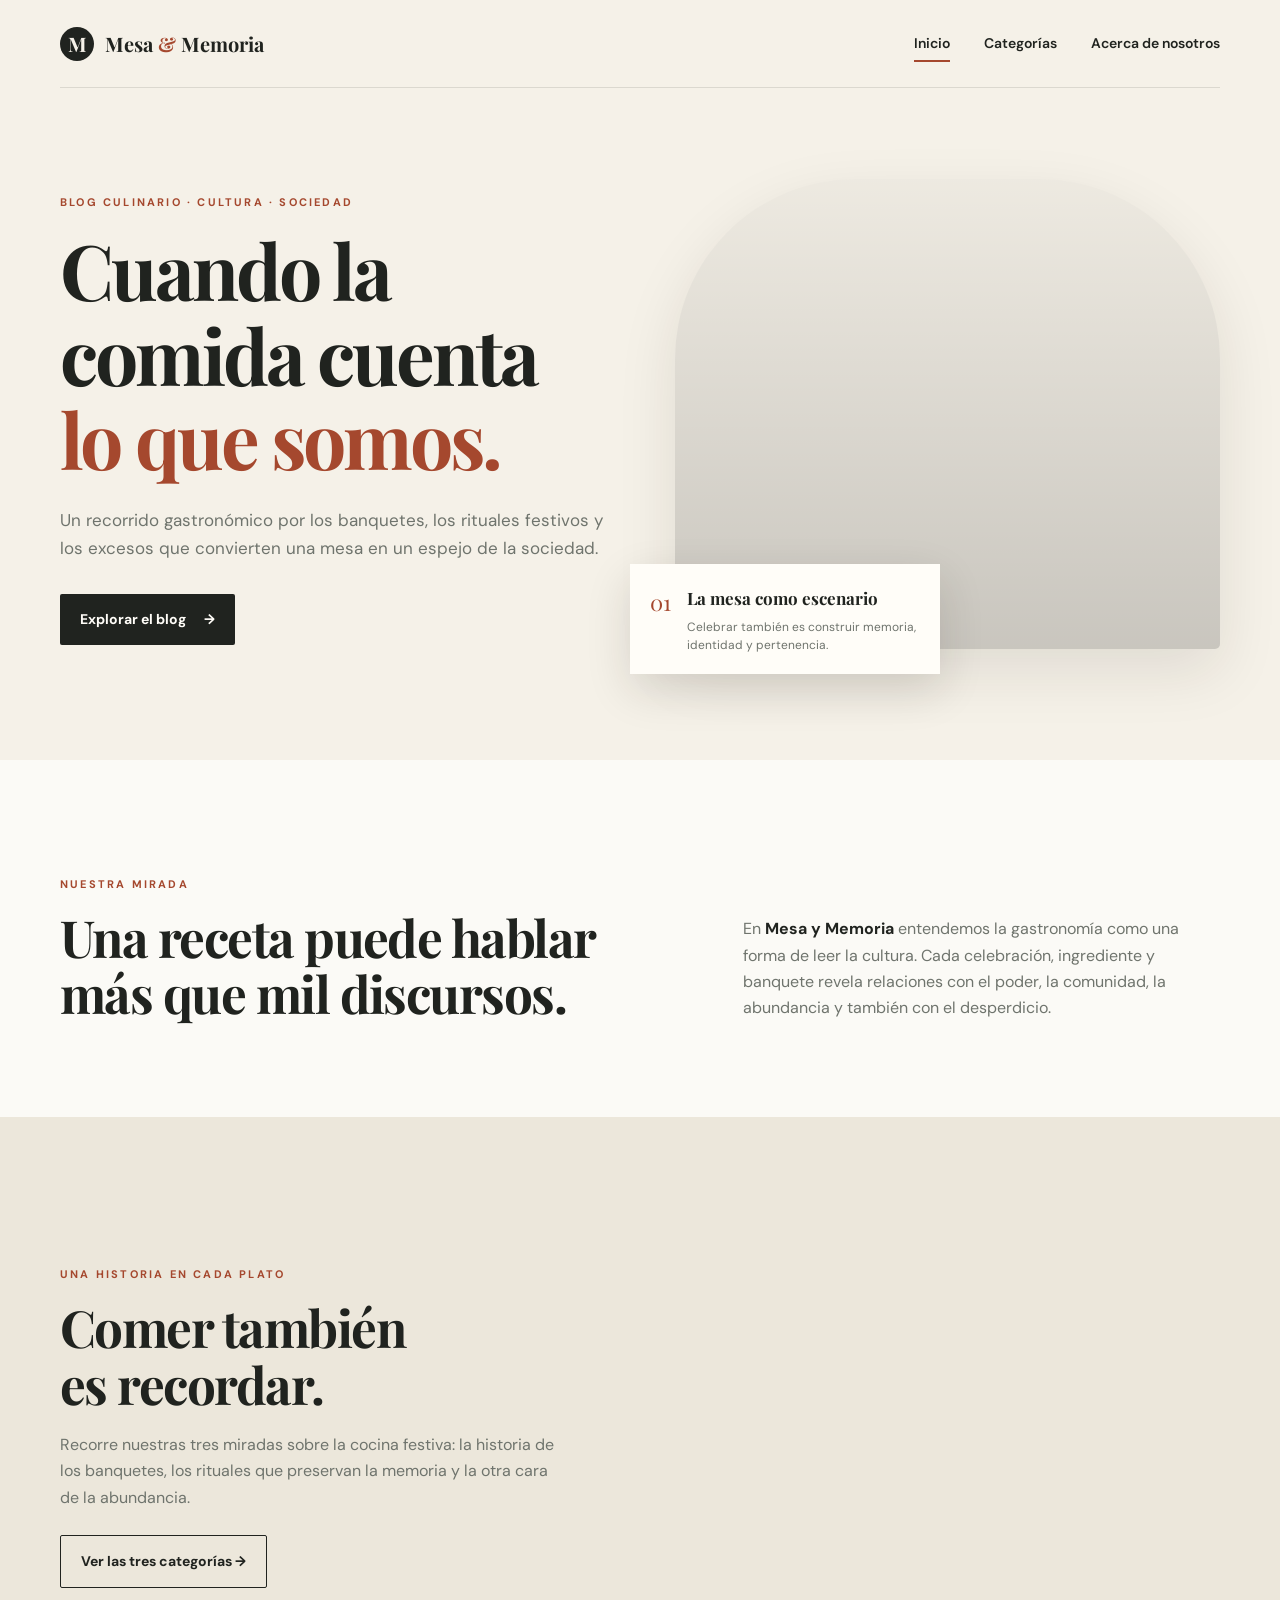
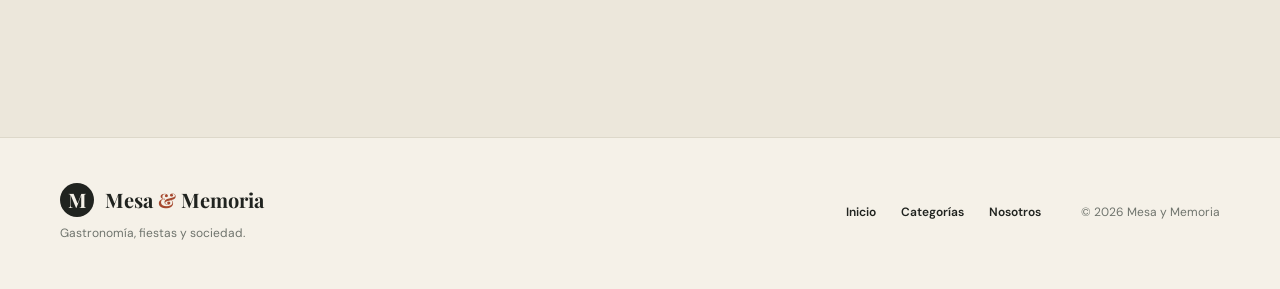
<file: index.html>
<!DOCTYPE html>
<html lang="es">
<head>
  <meta charset="UTF-8">
  <meta name="viewport" content="width=device-width, initial-scale=1.0">
  <meta name="description" content="Mesa y Memoria: blog culinario sobre fiestas, abundancia y decadencia social.">
  <title>Mesa y Memoria | Inicio</title>
  <link rel="preconnect" href="https://fonts.googleapis.com">
  <link rel="preconnect" href="https://fonts.gstatic.com" crossorigin>
  <link href="https://fonts.googleapis.com/css2?family=DM+Sans:wght@400;500;600;700&family=Playfair+Display:wght@600;700;800&display=swap" rel="stylesheet">
  <link rel="stylesheet" href="styles.css">
</head>
<body>
<header class="site-header compact-header">
  <nav class="nav container">
    <a class="brand" href="index.html"><span class="brand-mark">M</span><span>Mesa <em>&</em> Memoria</span></a>
    <button class="menu-toggle" id="menuToggle" aria-label="Abrir menú" aria-expanded="false">☰</button>
    <div class="nav-links" id="navLinks">
      <a class="active-link" href="index.html">Inicio</a>
      <a href="categorias.html">Categorías</a>
      <a href="nosotros.html">Acerca de nosotros</a>
    </div>
  </nav>
  <div class="hero container">
    <div class="hero-copy">
      <p class="eyebrow">BLOG CULINARIO · CULTURA · SOCIEDAD</p>
      <h1>Cuando la comida cuenta<br><span>lo que somos.</span></h1>
      <p class="hero-text">Un recorrido gastronómico por los banquetes, los rituales festivos y los excesos que convierten una mesa en un espejo de la sociedad.</p>
      <a class="button button-primary" href="categorias.html">Explorar el blog <span>→</span></a>
    </div>
    <div class="hero-card">
      <div class="hero-image"></div>
      <div class="hero-note"><span>01</span><div><strong>La mesa como escenario</strong><p>Celebrar también es construir memoria, identidad y pertenencia.</p></div></div>
    </div>
  </div>
</header>

<main>
<section class="intro container">
  <div><p class="eyebrow">NUESTRA MIRADA</p><h2>Una receta puede hablar<br>más que mil discursos.</h2></div>
  <p>En <strong>Mesa y Memoria</strong> entendemos la gastronomía como una forma de leer la cultura. Cada celebración, ingrediente y banquete revela relaciones con el poder, la comunidad, la abundancia y también con el desperdicio.</p>
</section>

<section class="feature-section">
  <div class="container feature-grid">
    <div>
      <p class="eyebrow">UNA HISTORIA EN CADA PLATO</p>
      <h2>Comer también<br>es recordar.</h2>
      <p>Recorre nuestras tres miradas sobre la cocina festiva: la historia de los banquetes, los rituales que preservan la memoria y la otra cara de la abundancia.</p>
      <a class="button button-outline" href="categorias.html">Ver las tres categorías →</a>
    </div>
    <div class="mini-gallery">
      <div class="mini-image mini-one"></div>
      <div class="mini-image mini-two"></div>
    </div>
  </div>
</section>
</main>

<footer class="footer">
 <div class="container footer-inner">
  <div><a class="brand footer-brand" href="index.html"><span class="brand-mark">M</span><span>Mesa <em>&</em> Memoria</span></a><p>Gastronomía, fiestas y sociedad.</p></div>
  <div class="footer-links"><a href="index.html">Inicio</a><a href="categorias.html">Categorías</a><a href="nosotros.html">Nosotros</a></div>
  <p class="copyright">© 2026 Mesa y Memoria</p>
 </div>
</footer>
<script src="script.js"></script>
</body>
</html>
</file>
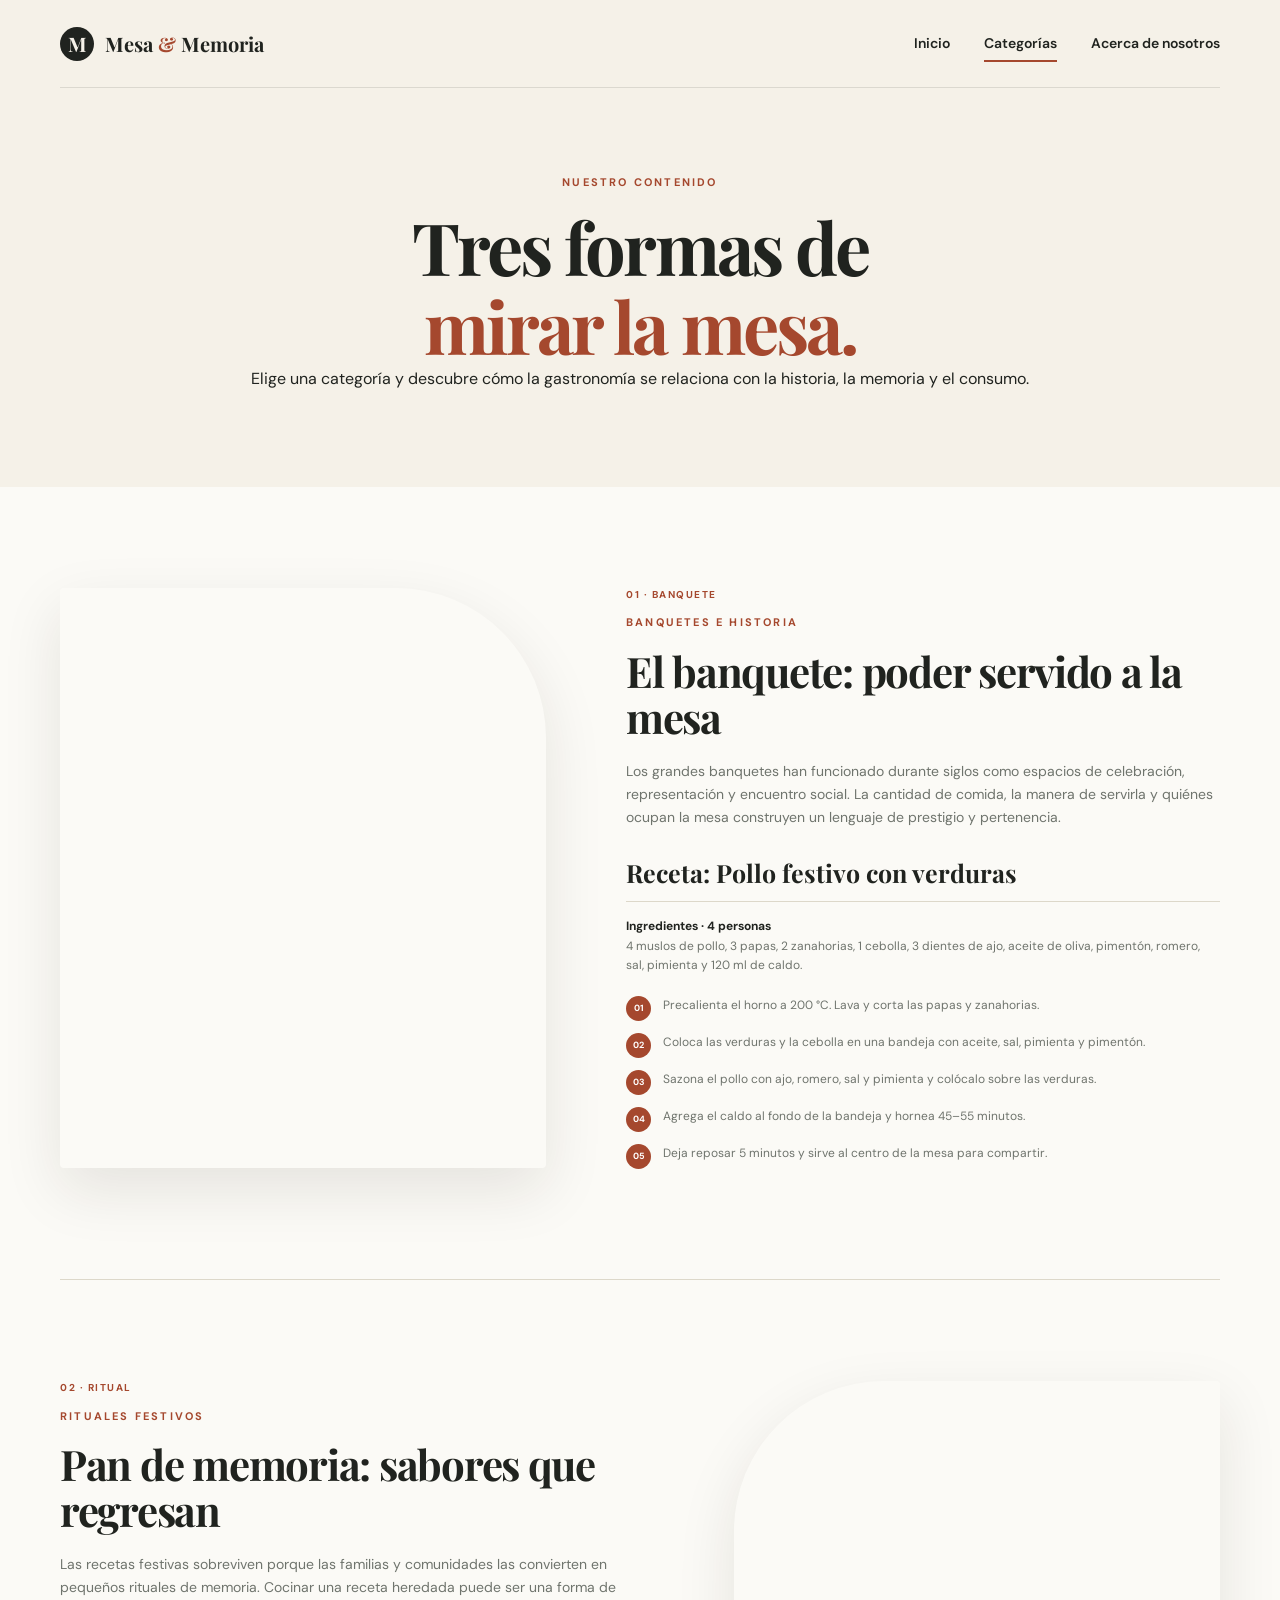
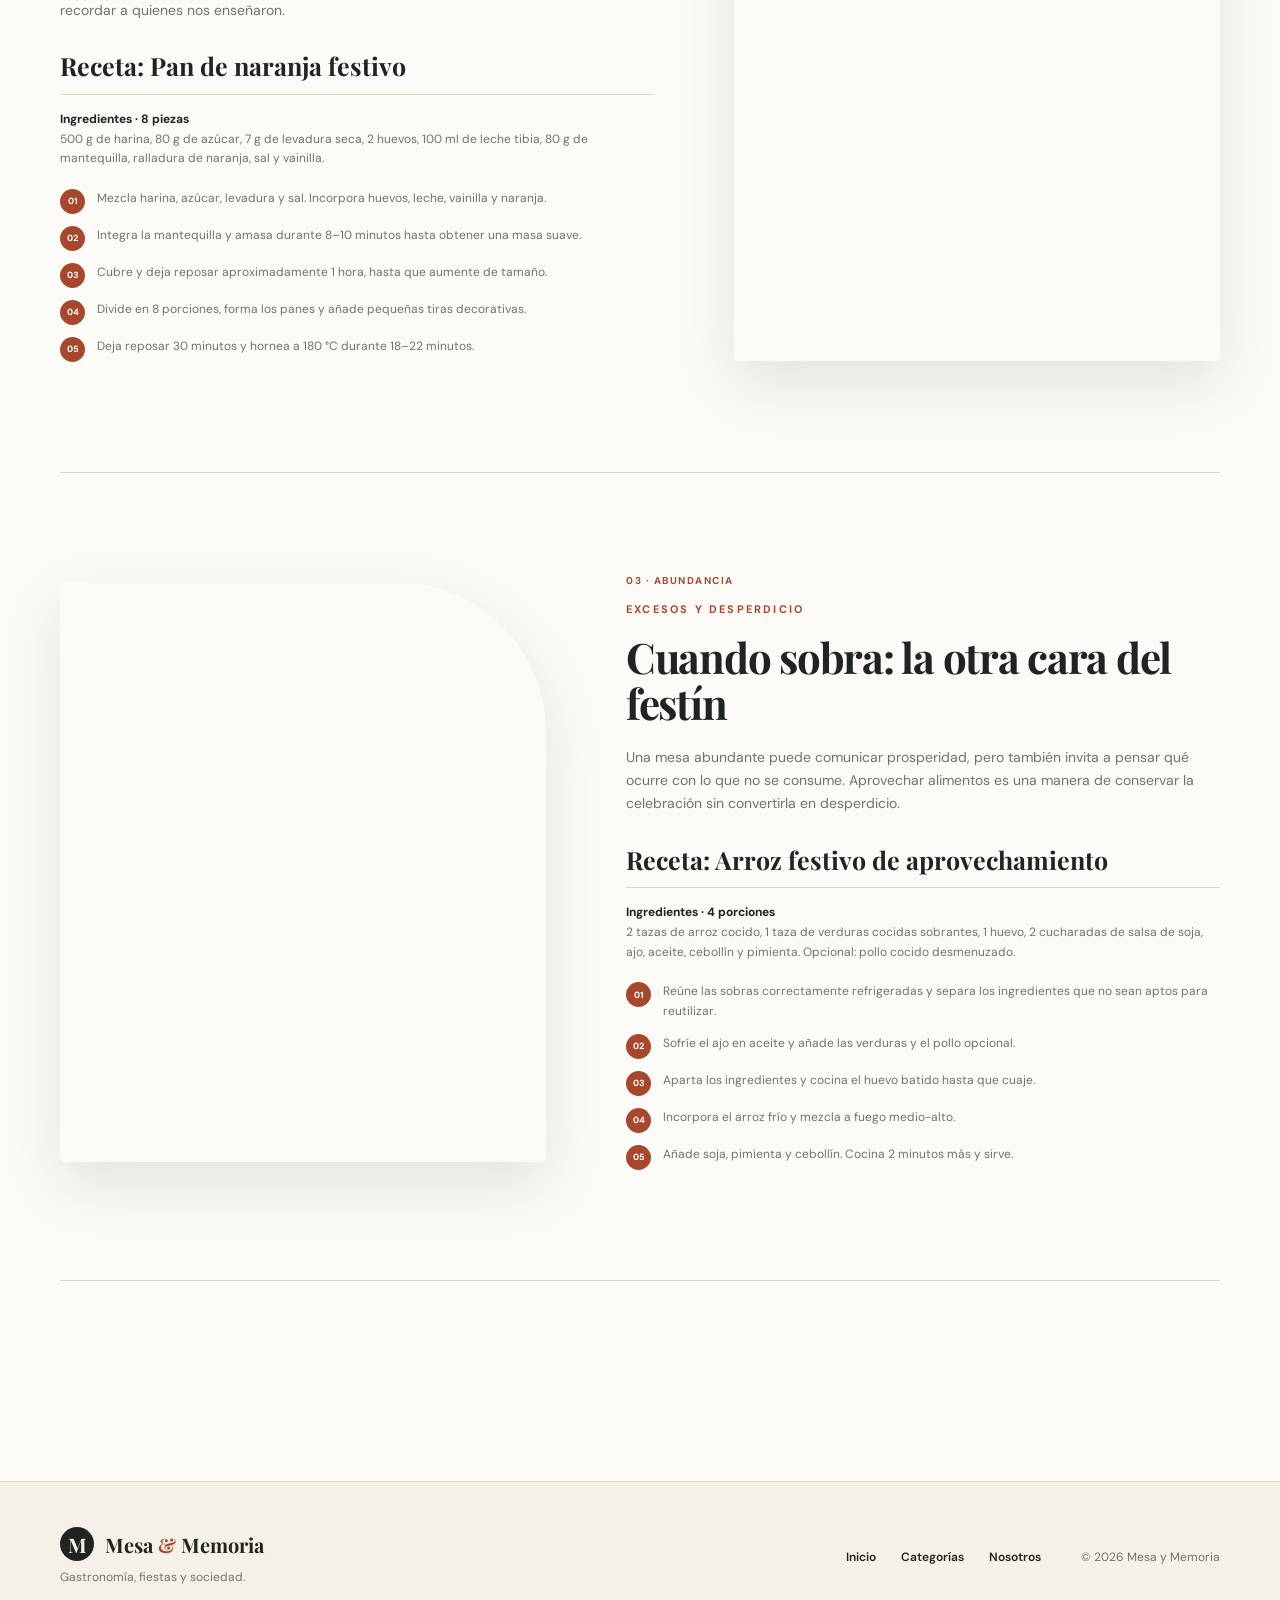
<file: categorias.html>
<!DOCTYPE html>
<html lang="es">
<head>
<meta charset="UTF-8"><meta name="viewport" content="width=device-width, initial-scale=1.0">
<meta name="description" content="Categorías del blog Mesa y Memoria.">
<title>Mesa y Memoria | Categorías</title>
<link rel="preconnect" href="https://fonts.googleapis.com"><link rel="preconnect" href="https://fonts.gstatic.com" crossorigin>
<link href="https://fonts.googleapis.com/css2?family=DM+Sans:wght@400;500;600;700&family=Playfair+Display:wght@600;700;800&display=swap" rel="stylesheet">
<link rel="stylesheet" href="styles.css">
</head>
<body>
<header class="inner-header">
<nav class="nav container">
<a class="brand" href="index.html"><span class="brand-mark">M</span><span>Mesa <em>&</em> Memoria</span></a>
<button class="menu-toggle" id="menuToggle" aria-label="Abrir menú" aria-expanded="false">☰</button>
<div class="nav-links" id="navLinks"><a href="index.html">Inicio</a><a class="active-link" href="categorias.html">Categorías</a><a href="nosotros.html">Acerca de nosotros</a></div>
</nav>
<div class="page-title container"><center><p class="eyebrow">NUESTRO CONTENIDO</p><h1>Tres formas de<br><span>mirar la mesa.</span></h1><p>Elige una categoría y descubre cómo la gastronomía se relaciona con la historia, la memoria y el consumo.</p></center></div>
</header>

<main class="container categories-page">
<section class="category-block" id="banquetes">
<div class="category-photo image-history"></div>
<div class="category-copy">
<p class="post-number">01 · BANQUETE</p><p class="eyebrow">BANQUETES E HISTORIA</p>
<h2>El banquete: poder servido a la mesa</h2>
<p>Los grandes banquetes han funcionado durante siglos como espacios de celebración, representación y encuentro social. La cantidad de comida, la manera de servirla y quiénes ocupan la mesa construyen un lenguaje de prestigio y pertenencia.</p>
<h3>Receta: Pollo festivo con verduras</h3>
<div class="ingredients"><strong>Ingredientes · 4 personas</strong><p>4 muslos de pollo, 3 papas, 2 zanahorias, 1 cebolla, 3 dientes de ajo, aceite de oliva, pimentón, romero, sal, pimienta y 120 ml de caldo.</p></div>
<ol class="recipe-list">
<li><span>01</span><div>Precalienta el horno a 200 °C. Lava y corta las papas y zanahorias.</div></li>
<li><span>02</span><div>Coloca las verduras y la cebolla en una bandeja con aceite, sal, pimienta y pimentón.</div></li>
<li><span>03</span><div>Sazona el pollo con ajo, romero, sal y pimienta y colócalo sobre las verduras.</div></li>
<li><span>04</span><div>Agrega el caldo al fondo de la bandeja y hornea 45–55 minutos.</div></li>
<li><span>05</span><div>Deja reposar 5 minutos y sirve al centro de la mesa para compartir.</div></li>
</ol>
</div></section>

<section class="category-block reverse" id="rituales">
<div class="category-photo image-ritual"></div>
<div class="category-copy">
<p class="post-number">02 · RITUAL</p><p class="eyebrow">RITUALES FESTIVOS</p>
<h2>Pan de memoria: sabores que regresan</h2>
<p>Las recetas festivas sobreviven porque las familias y comunidades las convierten en pequeños rituales de memoria. Cocinar una receta heredada puede ser una forma de recordar a quienes nos enseñaron.</p>
<h3>Receta: Pan de naranja festivo</h3>
<div class="ingredients"><strong>Ingredientes · 8 piezas</strong><p>500 g de harina, 80 g de azúcar, 7 g de levadura seca, 2 huevos, 100 ml de leche tibia, 80 g de mantequilla, ralladura de naranja, sal y vainilla.</p></div>
<ol class="recipe-list">
<li><span>01</span><div>Mezcla harina, azúcar, levadura y sal. Incorpora huevos, leche, vainilla y naranja.</div></li>
<li><span>02</span><div>Integra la mantequilla y amasa durante 8–10 minutos hasta obtener una masa suave.</div></li>
<li><span>03</span><div>Cubre y deja reposar aproximadamente 1 hora, hasta que aumente de tamaño.</div></li>
<li><span>04</span><div>Divide en 8 porciones, forma los panes y añade pequeñas tiras decorativas.</div></li>
<li><span>05</span><div>Deja reposar 30 minutos y hornea a 180 °C durante 18–22 minutos.</div></li>
</ol>
</div></section>

<section class="category-block" id="excesos">
<div class="category-photo image-excess"></div>
<div class="category-copy">
<p class="post-number">03 · ABUNDANCIA</p><p class="eyebrow">EXCESOS Y DESPERDICIO</p>
<h2>Cuando sobra: la otra cara del festín</h2>
<p>Una mesa abundante puede comunicar prosperidad, pero también invita a pensar qué ocurre con lo que no se consume. Aprovechar alimentos es una manera de conservar la celebración sin convertirla en desperdicio.</p>
<h3>Receta: Arroz festivo de aprovechamiento</h3>
<div class="ingredients"><strong>Ingredientes · 4 porciones</strong><p>2 tazas de arroz cocido, 1 taza de verduras cocidas sobrantes, 1 huevo, 2 cucharadas de salsa de soja, ajo, aceite, cebollín y pimienta. Opcional: pollo cocido desmenuzado.</p></div>
<ol class="recipe-list">
<li><span>01</span><div>Reúne las sobras correctamente refrigeradas y separa los ingredientes que no sean aptos para reutilizar.</div></li>
<li><span>02</span><div>Sofríe el ajo en aceite y añade las verduras y el pollo opcional.</div></li>
<li><span>03</span><div>Aparta los ingredientes y cocina el huevo batido hasta que cuaje.</div></li>
<li><span>04</span><div>Incorpora el arroz frío y mezcla a fuego medio-alto.</div></li>
<li><span>05</span><div>Añade soja, pimienta y cebollín. Cocina 2 minutos más y sirve.</div></li>
</ol>
</div></section>
</main>

<footer class="footer"><div class="container footer-inner"><div><a class="brand footer-brand" href="index.html"><span class="brand-mark">M</span><span>Mesa <em>&</em> Memoria</span></a><p>Gastronomía, fiestas y sociedad.</p></div><div class="footer-links"><a href="index.html">Inicio</a><a href="categorias.html">Categorías</a><a href="nosotros.html">Nosotros</a></div><p class="copyright">© 2026 Mesa y Memoria</p></div></footer>
<script src="script.js"></script>
</body>
</html>
</file>
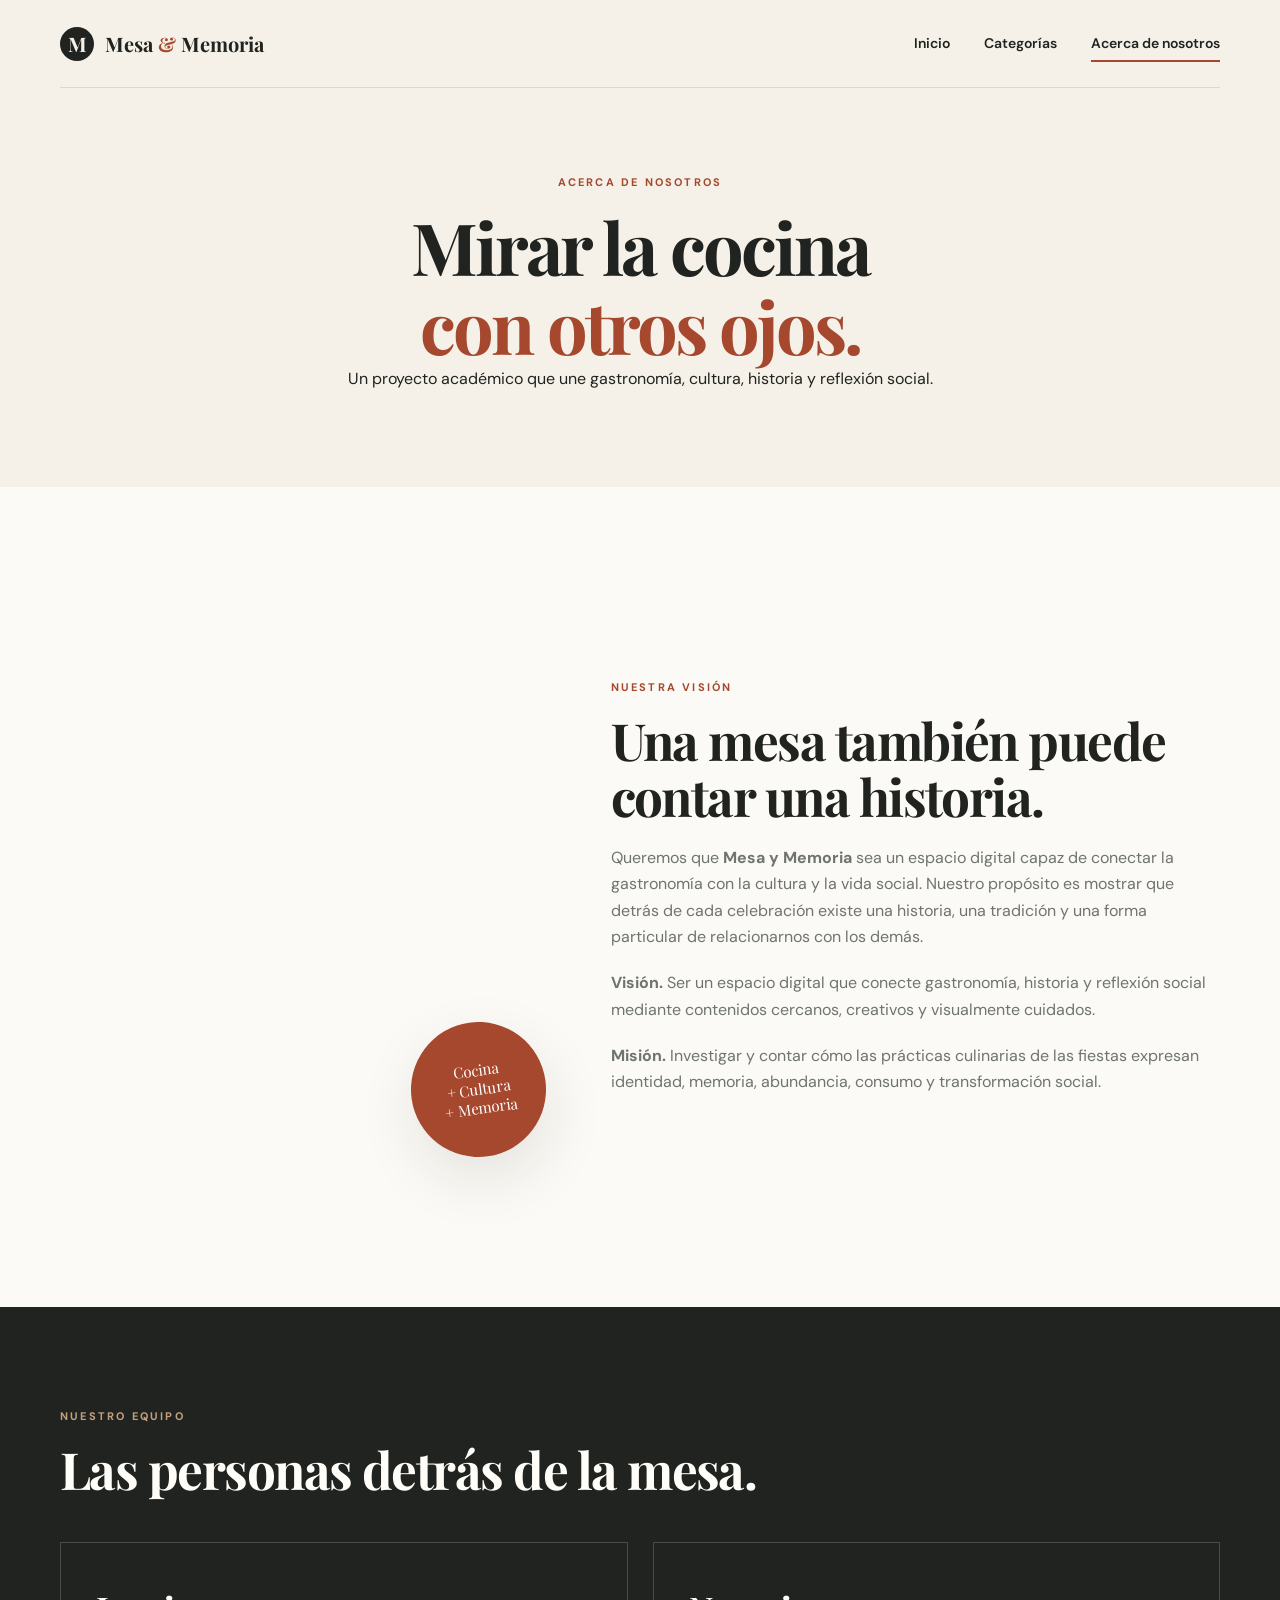
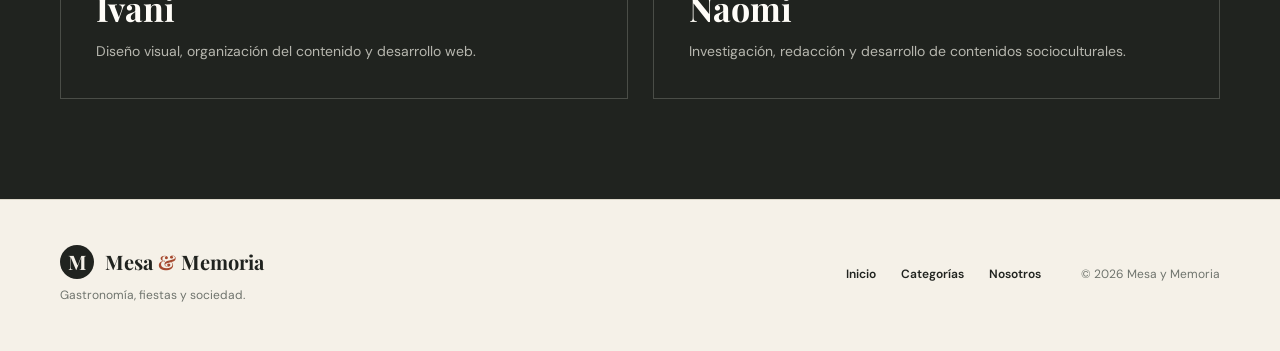
<file: nosotros.html>
<!DOCTYPE html>
<html lang="es">
<head>
<meta charset="UTF-8"><meta name="viewport" content="width=device-width, initial-scale=1.0">
<meta name="description" content="Conoce la visión, misión e integrantes de Mesa y Memoria.">
<title>Mesa y Memoria | Acerca de nosotros</title>
<link rel="preconnect" href="https://fonts.googleapis.com"><link rel="preconnect" href="https://fonts.gstatic.com" crossorigin>
<link href="https://fonts.googleapis.com/css2?family=DM+Sans:wght@400;500;600;700&family=Playfair+Display:wght@600;700;800&display=swap" rel="stylesheet">
<link rel="stylesheet" href="styles.css">
</head>
<body>
<header class="inner-header">
<nav class="nav container">
<a class="brand" href="index.html"><span class="brand-mark">M</span><span>Mesa <em>&</em> Memoria</span></a>
<button class="menu-toggle" id="menuToggle" aria-label="Abrir menú" aria-expanded="false">☰</button>
<div class="nav-links" id="navLinks"><a href="index.html">Inicio</a><a href="categorias.html">Categorías</a><a class="active-link" href="nosotros.html">Acerca de nosotros</a></div>
</nav>
<div class="page-title container"><center><p class="eyebrow">ACERCA DE NOSOTROS</p><h1>Mirar la cocina<br><span>con otros ojos.</span></h1><p>Un proyecto académico que une gastronomía, cultura, historia y reflexión social.</p></center></div>
</header>

<main>
<section class="about container">
<div class="about-visual"><div class="about-image"></div><div class="about-stamp">Cocina<br>+ Cultura<br>+ Memoria</div></div>
<div class="about-copy">
<p class="eyebrow">NUESTRA VISIÓN</p><h2>Una mesa también puede contar una historia.</h2>
<p>Queremos que <strong>Mesa y Memoria</strong> sea un espacio digital capaz de conectar la gastronomía con la cultura y la vida social. Nuestro propósito es mostrar que detrás de cada celebración existe una historia, una tradición y una forma particular de relacionarnos con los demás.</p>
<p><strong>Visión.</strong> Ser un espacio digital que conecte gastronomía, historia y reflexión social mediante contenidos cercanos, creativos y visualmente cuidados.</p>
<p><strong>Misión.</strong> Investigar y contar cómo las prácticas culinarias de las fiestas expresan identidad, memoria, abundancia, consumo y transformación social.</p>
</div>
</section>

<section class="team-section">
<div class="container">
<p class="eyebrow">NUESTRO EQUIPO</p><h2>Las personas detrás de la mesa.</h2>
<div class="team-cards">
<article><span></span><h3>Ivani</h3><p>Diseño visual, organización del contenido y desarrollo web.</p></article>
<article><span></span><h3>Naomi</h3><p>Investigación, redacción y desarrollo de contenidos socioculturales.</p></article>
</div>
</div>
</section>
</main>

<footer class="footer"><div class="container footer-inner"><div><a class="brand footer-brand" href="index.html"><span class="brand-mark">M</span><span>Mesa <em>&</em> Memoria</span></a><p>Gastronomía, fiestas y sociedad.</p></div><div class="footer-links"><a href="index.html">Inicio</a><a href="categorias.html">Categorías</a><a href="nosotros.html">Nosotros</a></div><p class="copyright">© 2026 Mesa y Memoria</p></div></footer>
<script src="script.js"></script>
</body>
</html>
</file>
<file: styles.css>
:root{--ink:#20231f;--muted:#6f746d;--cream:#f5f1e8;--paper:#fbfaf6;--line:#ddd8ca;--accent:#a5482e;--accent-dark:#71301f;--white:#fffdf8;--shadow:0 22px 60px rgba(35,31,24,.10)}
*{box-sizing:border-box;margin:0;padding:0}html{scroll-behavior:smooth}body{font-family:"DM Sans",Arial,sans-serif;color:var(--ink);background:var(--paper);line-height:1.65}a{color:inherit;text-decoration:none}button{font:inherit}.container{width:min(1160px,calc(100% - 40px));margin:0 auto}
.site-header{background:var(--cream);overflow:hidden}.compact-header{min-height:760px}.inner-header{background:var(--cream);min-height:460px;overflow:hidden}
.nav{min-height:88px;display:flex;align-items:center;justify-content:space-between;border-bottom:1px solid rgba(32,35,31,.12)}.brand{display:flex;align-items:center;gap:11px;font-family:"Playfair Display",serif;font-weight:700;font-size:20px}.brand em{color:var(--accent);font-style:normal}.brand-mark{width:34px;height:34px;border-radius:50%;background:var(--ink);color:var(--cream);display:grid;place-items:center;font-family:"Playfair Display",serif}.nav-links{display:flex;gap:34px;font-size:14px;font-weight:600}.nav-links a{position:relative;padding:7px 0}.nav-links a::after{content:"";position:absolute;left:0;bottom:0;width:0;height:2px;background:var(--accent);transition:.25s}.nav-links a:hover::after,.nav-links .active-link::after{width:100%}.menu-toggle{display:none;background:none;border:0;font-size:25px;cursor:pointer}
.hero{min-height:672px;display:grid;grid-template-columns:1fr 1fr;align-items:center;gap:70px;padding:70px 0 90px}.hero-copy{padding-top:10px}.eyebrow{color:var(--accent);font-size:11px;letter-spacing:.2em;font-weight:700;margin-bottom:16px}h1,h2,h3{font-family:"Playfair Display",Georgia,serif;line-height:1.1}h1{font-size:clamp(52px,6vw,78px);letter-spacing:-.04em}h1 span{color:var(--accent)}h2{font-size:clamp(36px,4vw,53px);letter-spacing:-.03em}.hero-text{max-width:560px;color:var(--muted);margin:25px 0 32px;font-size:17px}.button{display:inline-flex;align-items:center;gap:18px;padding:14px 20px;border-radius:2px;font-weight:700;font-size:14px}.button-primary{background:var(--ink);color:var(--white)}.button-primary:hover{background:var(--accent)}.button-outline{border:1px solid var(--ink);margin-top:24px}.button-outline:hover{background:var(--ink);color:var(--white)}
.hero-card{position:relative}.hero-image{height:470px;border-radius:180px 180px 5px 5px;background:linear-gradient(180deg,rgba(0,0,0,.03),rgba(0,0,0,.18)),url("https://images.unsplash.com/photo-1515003197210-e0cd71810b5f?auto=format&fit=crop&w=1400&q=85") center/cover;box-shadow:var(--shadow)}.hero-note{position:absolute;bottom:-25px;left:-45px;width:310px;background:var(--white);padding:20px;display:flex;gap:16px;box-shadow:0 16px 45px rgba(35,31,24,.14)}.hero-note>span{color:var(--accent);font-family:"Playfair Display";font-size:22px}.hero-note strong{font-family:"Playfair Display";font-size:17px}.hero-note p{color:var(--muted);font-size:12px;line-height:1.5;margin-top:5px}
.intro{display:grid;grid-template-columns:1.1fr .9fr;gap:100px;padding:115px 0 95px;align-items:end}.intro>p{color:var(--muted);max-width:470px;font-size:16px}.intro strong{color:var(--ink)}
.feature-section{background:#ece7db;padding:100px 0}.feature-grid{display:grid;grid-template-columns:1fr 1fr;gap:100px;align-items:center}.feature-grid>div:first-child>p:not(.eyebrow){color:var(--muted);max-width:500px;margin-top:20px}.mini-gallery{display:grid;grid-template-columns:1.2fr .8fr;gap:15px;align-items:end}.mini-image{background-size:cover;background-position:center}.mini-one{height:420px;background-image:url("https://images.unsplash.com/photo-1547592180-85f173990554?auto=format&fit=crop&w=900&q=85")}.mini-two{height:280px;background-image:url("https://images.unsplash.com/photo-1512621776951-a57141f2eefd?auto=format&fit=crop&w=700&q=85")}
.page-title{padding:85px 0 95px}.page-title h1{font-size:clamp(48px,6vw,72px)}.page-title>p:last-child{color:var(--muted);max-width:580px;margin-top:22px}
.categories-page{padding:100px 0}.category-block{display:grid;grid-template-columns:.9fr 1.1fr;gap:80px;align-items:center;padding:0 0 110px;margin-bottom:100px;border-bottom:1px solid var(--line)}.category-block.reverse{grid-template-columns:1.1fr .9fr}.category-block.reverse .category-photo{order:2}.category-photo{height:580px;background-size:cover;background-position:center;border-radius:4px 150px 4px 4px;box-shadow:var(--shadow)}.category-block.reverse .category-photo{border-radius:150px 4px 4px 4px}.category-copy h2{font-size:42px;margin-bottom:20px}.category-copy>p:not(.eyebrow):not(.post-number){color:var(--muted);font-size:14px;margin-bottom:22px}.post-number{color:var(--accent);font-size:10px;letter-spacing:.15em;font-weight:700;margin-bottom:10px}.category-copy h3{font-size:25px;margin:30px 0 14px}.ingredients{border-top:1px solid var(--line);padding-top:15px;margin-bottom:20px}.ingredients strong{display:block;font-size:12px}.ingredients p{color:var(--muted);font-size:12px}.recipe-list{list-style:none;display:grid;gap:12px}.recipe-list li{display:flex;gap:12px;color:var(--muted);font-size:12px}.recipe-list li span{flex:0 0 25px;height:25px;border-radius:50%;background:var(--accent);color:#fff;display:grid;place-items:center;font-size:9px;font-weight:700}
.image-history{background-image:url("https://images.unsplash.com/photo-1544025162-d76694265947?auto=format&fit=crop&w=1100&q=85")}.image-ritual{background-image:url("https://images.unsplash.com/photo-1578985545062-69928b1d9587?auto=format&fit=crop&w=1100&q=85")}.image-excess{background-image:url("https://images.unsplash.com/photo-1551183053-bf91a1d81141?auto=format&fit=crop&w=1100&q=85")}
.about{padding:120px 0;display:grid;grid-template-columns:.85fr 1.15fr;gap:100px;align-items:center}.about-visual{position:relative}.about-image{height:580px;background:url("https://images.unsplash.com/photo-1498837167922-ddd27525d352?auto=format&fit=crop&w=1100&q=85") center/cover;border-radius:4px 150px 4px 4px}.about-stamp{position:absolute;bottom:30px;right:-35px;width:135px;height:135px;border-radius:50%;background:var(--accent);color:white;display:grid;place-items:center;text-align:center;font-family:"Playfair Display";font-size:15px;line-height:1.25;transform:rotate(-8deg);box-shadow:var(--shadow)}.about-copy>p:not(.eyebrow){color:var(--muted);margin:20px 0}.team-section{background:var(--ink);color:var(--white);padding:100px 0}.team-section .eyebrow{color:#c5a27d}.team-section h2{margin-bottom:45px}.team-cards{display:grid;grid-template-columns:repeat(2,1fr);gap:25px}.team-cards article{border:1px solid #4a4d47;padding:35px}.team-cards span{color:#c5a27d;font-size:11px;font-weight:700}.team-cards h3{font-size:34px;margin:12px 0}.team-cards p{color:#b7b7af;font-size:14px}
.footer{background:var(--cream);border-top:1px solid var(--line);padding:45px 0}.footer-inner{display:grid;grid-template-columns:1fr auto auto;gap:40px;align-items:center}.footer p{color:var(--muted);font-size:12px;margin-top:7px}.footer-links{display:flex;gap:25px;font-size:12px;font-weight:600}.copyright{margin:0!important}
@media(max-width:900px){.hero{grid-template-columns:1fr;gap:35px;padding-top:60px}.compact-header{min-height:auto}.hero-image{height:360px}.intro,.about,.feature-grid{grid-template-columns:1fr;gap:35px}.category-block,.category-block.reverse{grid-template-columns:1fr;gap:45px}.category-block.reverse .category-photo{order:0}.category-photo{height:450px}.team-cards{grid-template-columns:1fr}.footer-inner{grid-template-columns:1fr;gap:15px}}
@media(max-width:640px){.container{width:min(100% - 28px,1160px)}.nav{min-height:72px;position:relative}.menu-toggle{display:block}.nav-links{display:none;position:absolute;top:72px;left:0;right:0;background:var(--cream);padding:18px 0;flex-direction:column;gap:5px;border-bottom:1px solid var(--line);z-index:5}.nav-links.open{display:flex}.nav-links a{padding:10px 0}h1{font-size:47px}.hero{padding:55px 0 90px}.hero-image{height:330px;border-radius:120px 120px 5px 5px}.hero-note{left:10px;bottom:-45px;width:calc(100% - 20px)}.intro{padding:100px 0 75px}.feature-section{padding:75px 0}.mini-gallery{grid-template-columns:1fr 1fr}.mini-one{height:320px}.mini-two{height:220px}.page-title{padding:65px 0}.categories-page{padding:70px 0}.category-block{padding-bottom:75px;margin-bottom:75px}.category-photo{height:360px;border-radius:4px 100px 4px 4px}.category-block.reverse .category-photo{border-radius:100px 4px 4px 4px}.category-copy h2{font-size:36px}.about{padding:80px 0}.about-image{height:430px;border-radius:4px 100px 4px 4px}.about-stamp{right:8px;bottom:15px;width:110px;height:110px}.footer-links{flex-wrap:wrap}}
</file>
